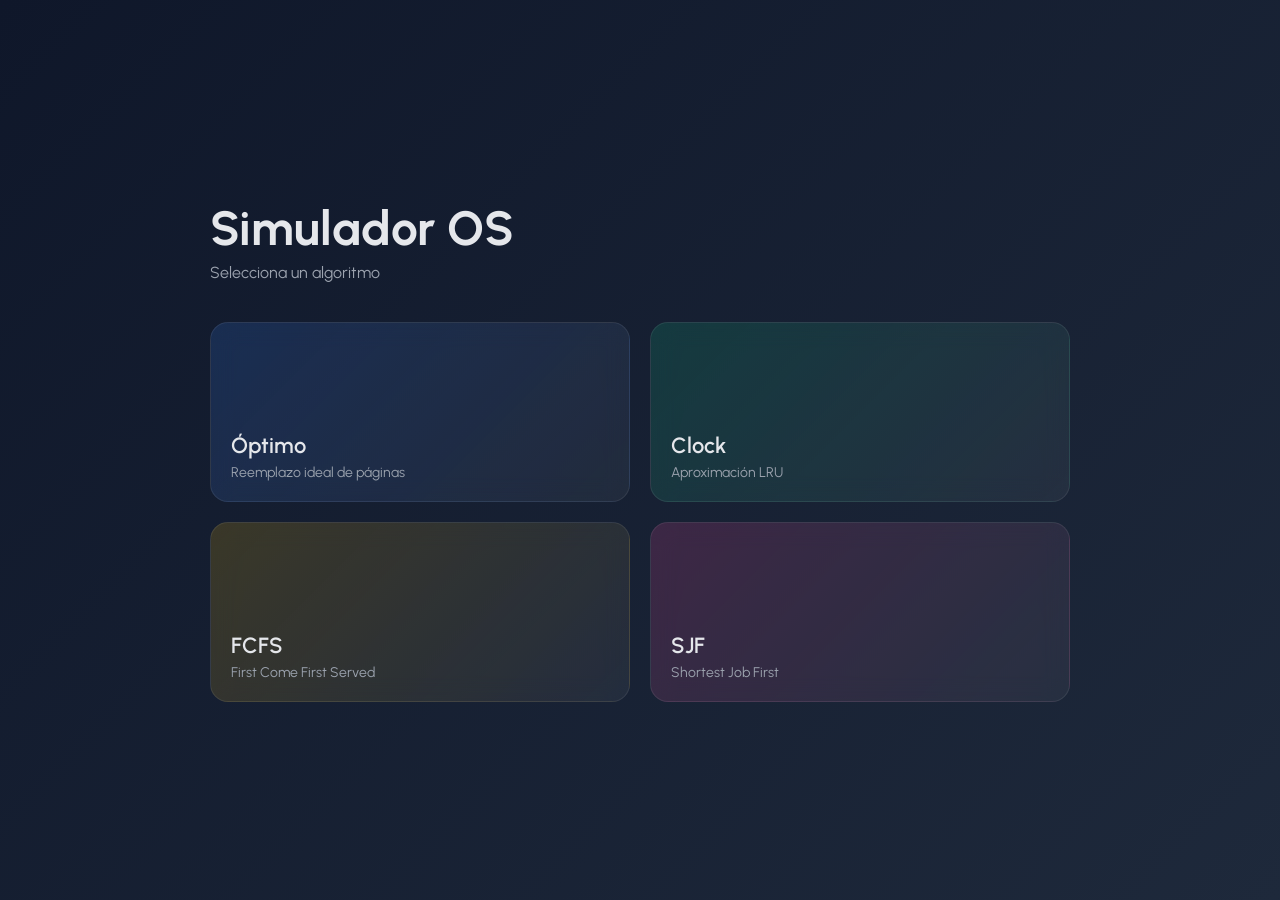
<file: index.html>
<!DOCTYPE html>
<html lang="es">
<head>
    <meta charset="UTF-8">
    <title>Simulador OS</title>

    <link href="https://fonts.googleapis.com/css2?family=Urbanist:wght@300;400;600;700&display=swap" rel="stylesheet">
    <link rel="stylesheet" href="menu.css">
</head>
<body>

<div class="container">

    <div class="header">
        <h1>Simulador OS</h1>
        <p>Selecciona un algoritmo</p>
    </div>

    <div class="bento-grid">

        <a href="remplazoPaginas/optimo/optimo.html" class="card" target="_blank">
            <h2>Óptimo</h2>
            <p>Reemplazo ideal de páginas</p>
        </a>

        <a href="remplazoPaginas/clock/clock.html" class="card" target="_blank">
            <h2>Clock</h2>
            <p>Aproximación LRU</p>
        </a>

        <a href="planificacionProcesos/fcfs/fcfs.html" class="card" target="_blank">
            <h2>FCFS</h2>
            <p>First Come First Served</p>
        </a>

        <a href="planificacionProcesos/sfj/SFJ.html" class="card" target="_blank">
            <h2>SJF</h2>
            <p>Shortest Job First</p>
        </a>

    </div>

</div>

</body>
</html>
</file>
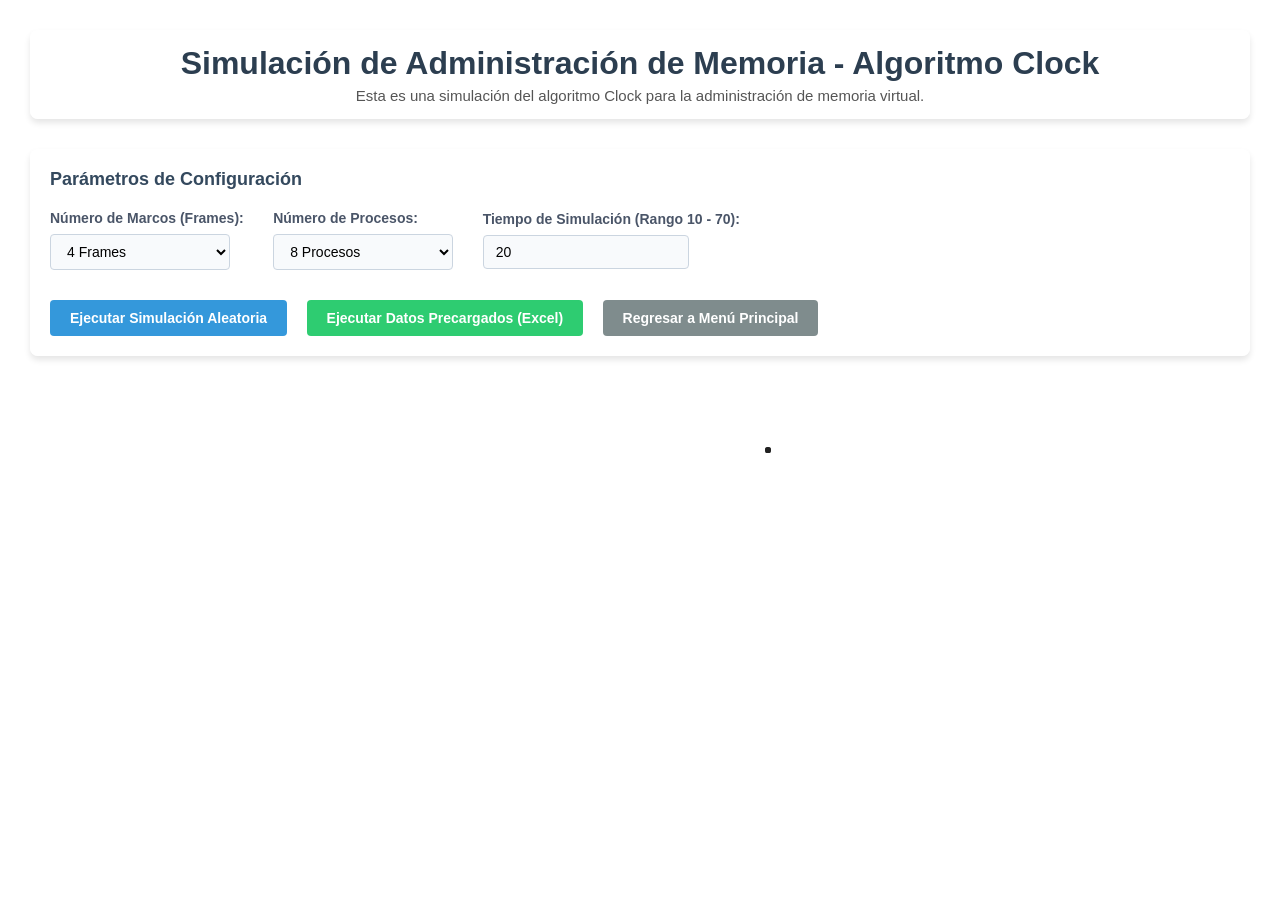
<file: clock.html>
<!DOCTYPE html>
<html lang="es">

<head>
    <meta charset="UTF-8">
    <meta name="viewport" content="width=device-width, initial-scale=1.0">
    <title>Algoritmo_Clock</title>
    <link rel="stylesheet" href="clock_css.css">
</head>

<body>
    <div class="firefly"></div>
    <div class="firefly"></div>
    <div class="firefly"></div>
    <div class="firefly"></div>

    <header class="encabezado_proyecto">
        <h1 class="titulo_principal">Simulación de Administración de Memoria - Algoritmo Clock</h1>
        <p class="descripcion_proyeto">Esta es una simulación del algoritmo Clock para la administración de memoria virtual.</p>
    </header>

    <main class="contenedor-configuracion">
        <h2 class="subtirulo-seccion">Parámetros de Configuración</h2>

        <div class="grupo-control">
            <label for="selectFrames" class="etiqueta-control">Número de Marcos (Frames):</label>
            <select id="selectFrames" class="selector-entrada">
                <option value="4">4 Frames</option>
                <option value="8">8 Frames</option>
            </select>
        </div>

        <div class="grupo-control">
            <label for="selectProcesos" class="etiqueta-control">Número de Procesos:</label>
            <select id="selectProcesos" class="selector-entrada">
                <option value="8">8 Procesos</option>
                <option value="16">16 Procesos</option>
            </select>
        </div>

        <div class="grupo-control">
            <label for="inputTiempo" class="etiqueta-control">Tiempo de Simulación (Rango 10 - 70):</label>
            <input type="number" id="inputTiempo" class="campo-numerico" value="20" min="10" max="70">
        </div>

        <div class="contenedor-botones">
            <button onclick="iniciarSimulacionDinamica()" class="boton-accion boton-aleatorio">Ejecutar Simulación Aleatoria</button>
            <button onclick="iniciarSimulacionExcel()" class="boton-accion boton-excel">Ejecutar Datos Precargados (Excel)</button>

            <button onclick="regresarAlMain()" class="boton-accion boton-regresar">Regresar a Menú Principal</button>
        </div>
    </main>

    <section id="seccionResultados" class="contenedor-resultados" style="display: none;">
        <h2 id="tituloTabla" class="titulo-tabla">Tabla de Resultados del Algoritmo Clock</h2>
        
        <p id="textoSecuencia" class="secuencia-datos"></p>

        <div id="boxFallos" class="resumen-fallos"></div>

        <table id="tablaReloj" class="tabla-simulacion">
            <thead id="cabeceraTabla" class="cabecera-tabla"></thead>
            <tbody id="cuerpoTabla" class="cuerpo-tabla"></tbody>
        </table>
    </section>

    <script src="js_clock.js"></script>

    <script>
        /**
         * Toma el historial de pasos y genera dinámicamente las celdas de la tabla HTML
         */
        function pintarTablaResultados(resultados, numFrames) {
            const contenedor = document.getElementById("seccionResultados");
            const cabecera = document.getElementById("cabeceraTabla");
            const cuerpo = document.getElementById("cuerpoTabla");
            const boxFallos = document.getElementById("boxFallos");
            const textoSecuencia = document.getElementById("textoSecuencia");

            // Hacer visible la sección de resultados removiendo la restricción de pantalla
            contenedor.style.display = "block";
            
            // Colocar los textos informativos superiores
            textoSecuencia.innerText = "Secuencia de demanda procesada: [ " + resultados.secuencia.join(", ") + " ]";
            boxFallos.innerText = "TOTAL DE FALLOS DE PÁGINA REGISTRADOS: " + resultados.totalFallos;
            boxFallos.style.display = "block";

            // 1. Construir dinámicamente los encabezados (th) según los frames seleccionados
            let htmlCabecera = `<tr class="fila-cabecera"><th class="celda-cabecera">Tiempo</th><th class="celda-cabecera">Demanda</th><th class="celda-cabecera">¿Fallo?</th>`;
            for (let i = 0; i < numFrames; i++) {
                htmlCabecera += `<th class="celda-cabecera">F${i+1} [Pág, Bit]</th>`;
            }
            htmlCabecera += `</tr>`;
            cabecera.innerHTML = htmlCabecera;

            // 2. Construir e inyectar las filas del cuerpo de la tabla paso a paso
            let htmlCuerpo = "";
            resultados.historial.forEach(paso => {
                let marcaFallo = paso.fallo !== "" ? `<span class="marca-fallo">X</span>` : "";
                
                htmlCuerpo += `<tr class="fila-paso">`;
                htmlCuerpo += `<td class="celda-datos celda-tiempo">T = ${paso.tiempo}</td>`;
                htmlCuerpo += `<td class="celda-datos celda-demanda">Pág ${paso.demanda}</td>`;
                htmlCuerpo += `<td class="celda-datos celda-fallo">${marcaFallo}</td>`;

                // Recorrer el arreglo de marcos de este segundo en particular
                for (let i = 0; i < numFrames; i++) {
                    let datosMarco = paso.estadoFrames[i];
                    let paginaVisual = datosMarco[0] === null ? "-" : datosMarco[0];
                    let bitVisual = datosMarco[1];
                    let contenidoCelda = `[ ${paginaVisual}, ${bitVisual} ]`;
                    
                    // Si el puntero del reloj se detuvo en este cuadro, añadimos la clase 'celda-puntero'
                    if (paso.punteroEn === i) {
                        htmlCuerpo += `<td class="celda-datos celda-marco celda-puntero">${contenidoCelda} *</td>`;
                    } else {
                        htmlCuerpo += `<td class="celda-datos celda-marco">${contenidoCelda}</td>`;
                    }
                }
                htmlCuerpo += `</tr>`;
            });
            cuerpo.innerHTML = htmlCuerpo;
        }

        /**
         * Dispara la lógica recolectando los datos aleatorios del formulario de configuración
         */
        function iniciarSimulacionDinamica() {
            const frames = parseInt(document.getElementById("selectFrames").value);
            const procesos = parseInt(document.getElementById("selectProcesos").value);
            const tiempo = parseInt(document.getElementById("inputTiempo").value);

            // Validar límites numéricos obligatorios de la rúbrica (rango de 10 a 70)
            if (isNaN(tiempo) || tiempo < 10 || tiempo > 70) {
                alert("[ERROR] El tiempo de simulación debe encontrarse estrictamente entre 10 y 70 unidades.");
                return;
            }

            document.getElementById("tituloTabla").innerText = "Tabla Paso a Paso (Simulación Dinámica Aleatoria)";
            const res = ejecutarSimulacionReloj(frames, procesos, tiempo);
            pintarTablaResultados(res, frames);
        }

        /**
         * Dispara la lógica utilizando los datos estáticos del Excel analizado en clase
         */
        function iniciarSimulacionExcel() {
            const secuenciaExcel = [5, 2, 3, 2, 4, 1, 3, 2, 5, 5, 8, 9, 6, 0, 2, 11, 5, 9, 6, 2];
            const framesExcel = 4;
            const procesosExcel = 16;

            document.getElementById("tituloTabla").innerText = "Tabla Paso a Paso (Datos del Ejercicio de Clase)";
            const res = ejecutarSimulacionReloj(framesExcel, procesosExcel, secuenciaExcel.length, secuenciaExcel);
            pintarTablaResultados(res, framesExcel);
        }
    </script>
</body>
</html>
</file>
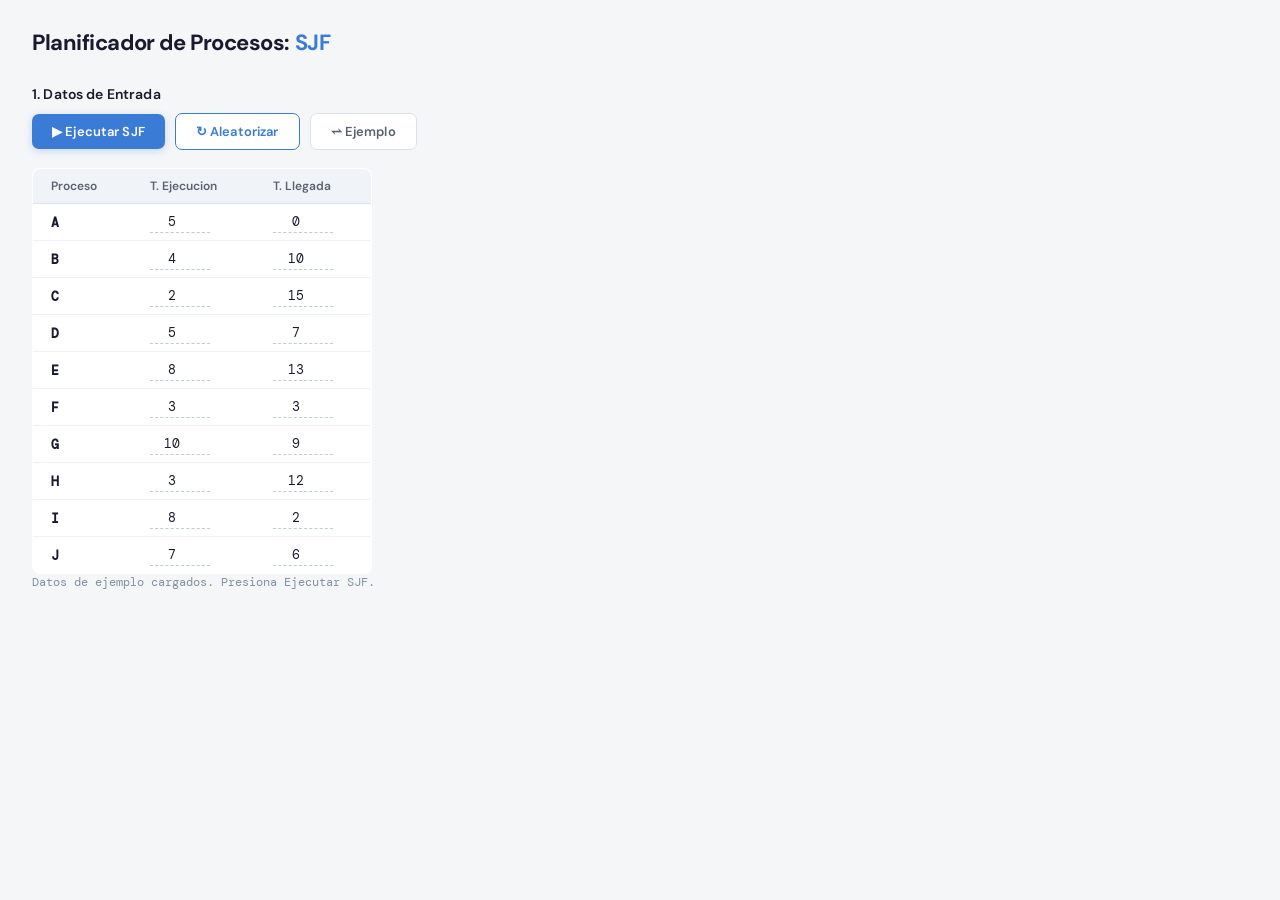
<file: SJF/SJF.html>
<!DOCTYPE html>
<html lang="es">
<head>
  <meta charset="UTF-8">
  <meta name="viewport" content="width=device-width, initial-scale=1.0">
  <title>Planificador de Procesos: SJF</title>
  <link href="https://fonts.googleapis.com/css2?family=DM+Sans:wght@300;400;500;600;700&family=DM+Mono:wght@400;500&display=swap" rel="stylesheet">
  <link rel="stylesheet" href="SJF.css">
</head>
<body>

<div class="page-title">Planificador de Procesos: <span>SJF</span></div>

<div class="block">
  <div class="sec-head">1. Datos de Entrada</div>
  <div class="controls">
    <button class="btn btn-run" onclick="runSJF()">&#9654; Ejecutar SJF</button>
    <button class="btn btn-rnd" onclick="randomize()">&#8635; Aleatorizar</button>
    <button class="btn btn-def" onclick="loadDefault()">&#10571; Ejemplo</button>
  </div>
  <div class="input-table-wrap">
    <table class="input-table">
      <thead>
        <tr>
          <th>Proceso</th>
          <th>T. Ejecucion</th>
          <th>T. Llegada</th>
        </tr>
      </thead>
      <tbody id="input-tbody"></tbody>
    </table>
  </div>
  <div class="status" id="status">Listo. Edita los datos y presiona Ejecutar SJF.</div>
</div>

<div id="gantt-block" class="block hidden">
  <div class="sec-head">2. Medio Grafico</div>
  <div class="legend">
    <div class="legend-item"><div class="leg-cell lc-l">L</div> Listo</div>
    <div class="legend-item"><div class="leg-cell lc-e">E</div> Ejecucion</div>
    <div class="legend-item"><div class="leg-cell lc-f">F</div> Finalizado</div>
  </div>
  <div class="gantt-outer">
    <table class="gantt-table" id="gantt-table"></table>
  </div>
</div>

<div id="results-block" class="block hidden">
  <div class="sec-head">3. Tabla de Resultados</div>
  <div style="overflow-x:auto">
    <table class="results-table">
      <thead>
        <tr>
          <th>Proceso</th>
          <th>T. Llegada</th>
          <th>T. Ejecucion</th>
          <th>T. Inicio</th>
          <th>T. Fin</th>
          <th>T. Retorno</th>
          <th>T. Espera</th>
        </tr>
      </thead>
      <tbody id="results-tbody"></tbody>
      <tfoot id="results-tfoot"></tfoot>
    </table>
  </div>
</div>

<div id="cmp-block" class="block hidden">
  <div class="sec-head">4. Tabla Comparativa: SJF vs FCFS</div>
  <div style="overflow-x:auto">
    <table class="cmp-table">
      <thead>
        <tr>
          <th>Metrica</th>
          <th>SJF</th>
          <th>FCFS</th>
          <th>Diferencia</th>
          <th>Resultado</th>
        </tr>
      </thead>
      <tbody id="cmp-tbody"></tbody>
    </table>
  </div>

</div>

<script src="SJF.js"></script>
</body>
</html>
</file>
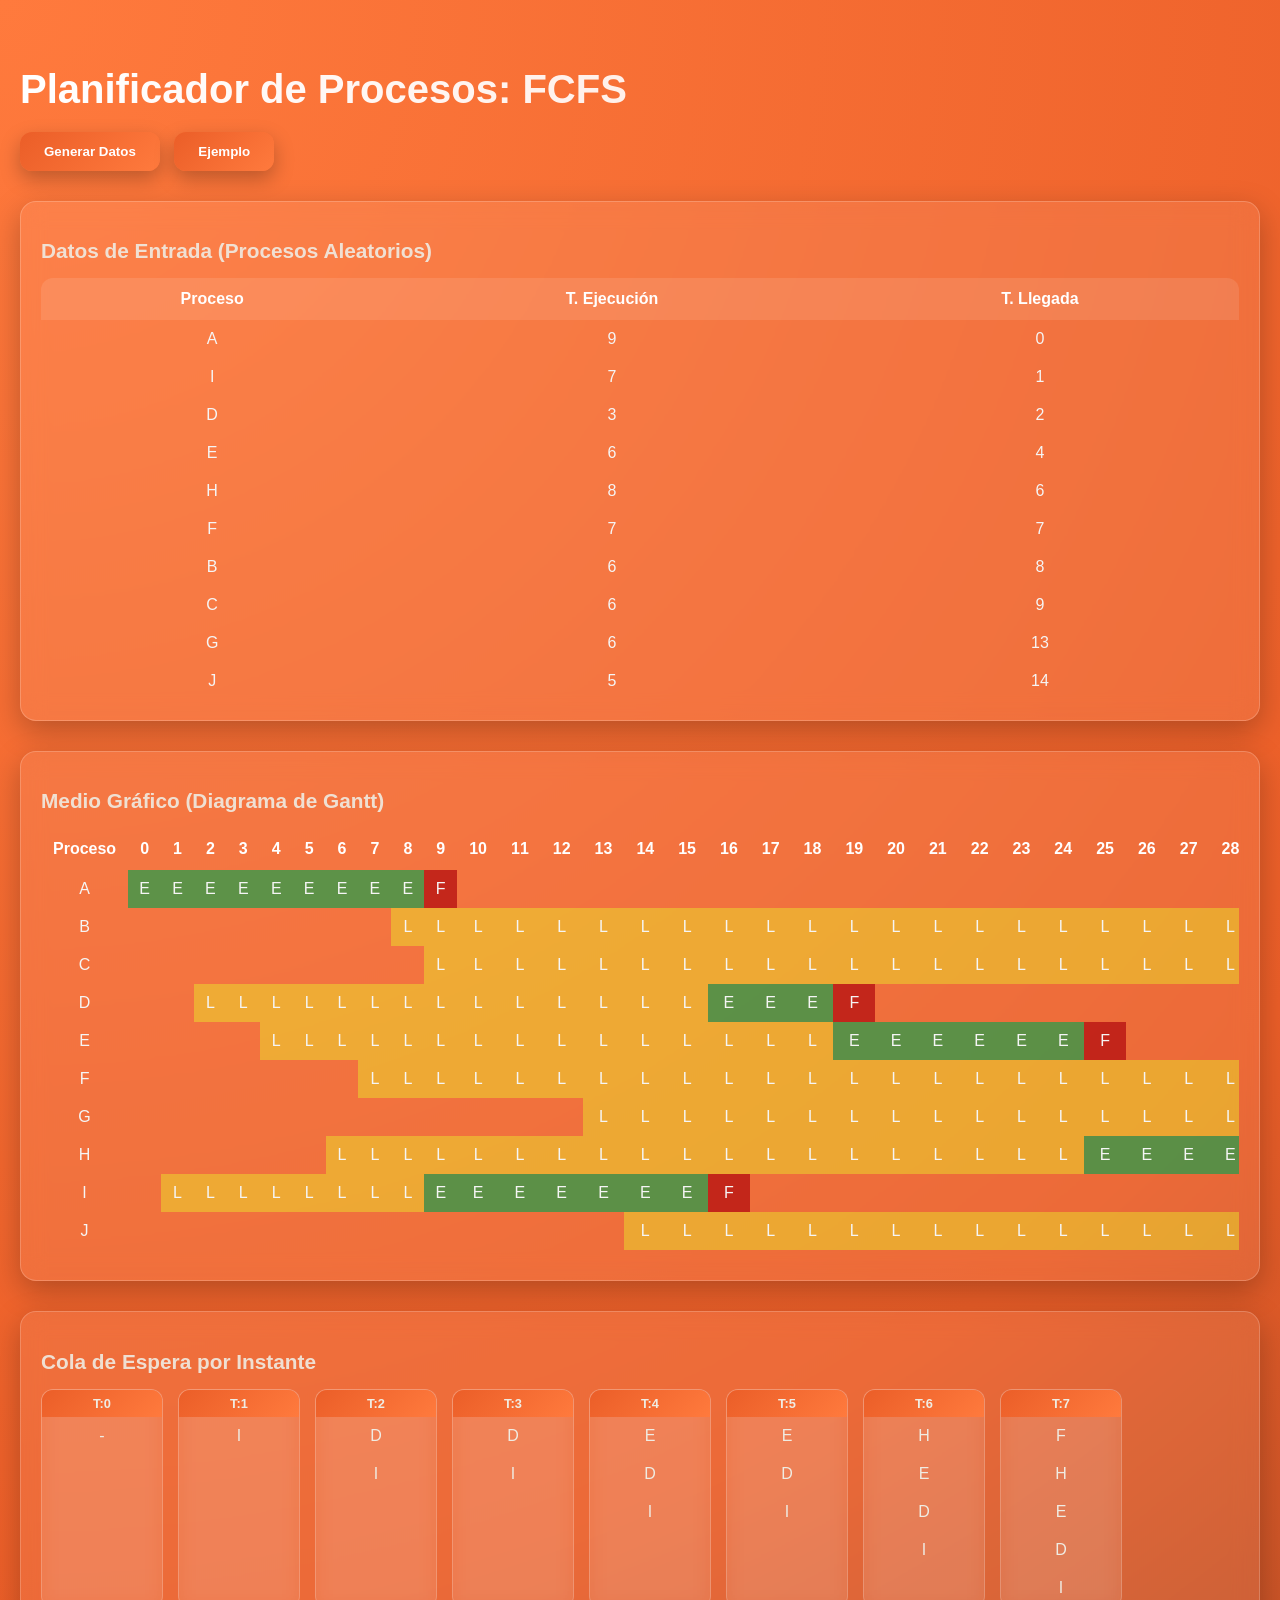
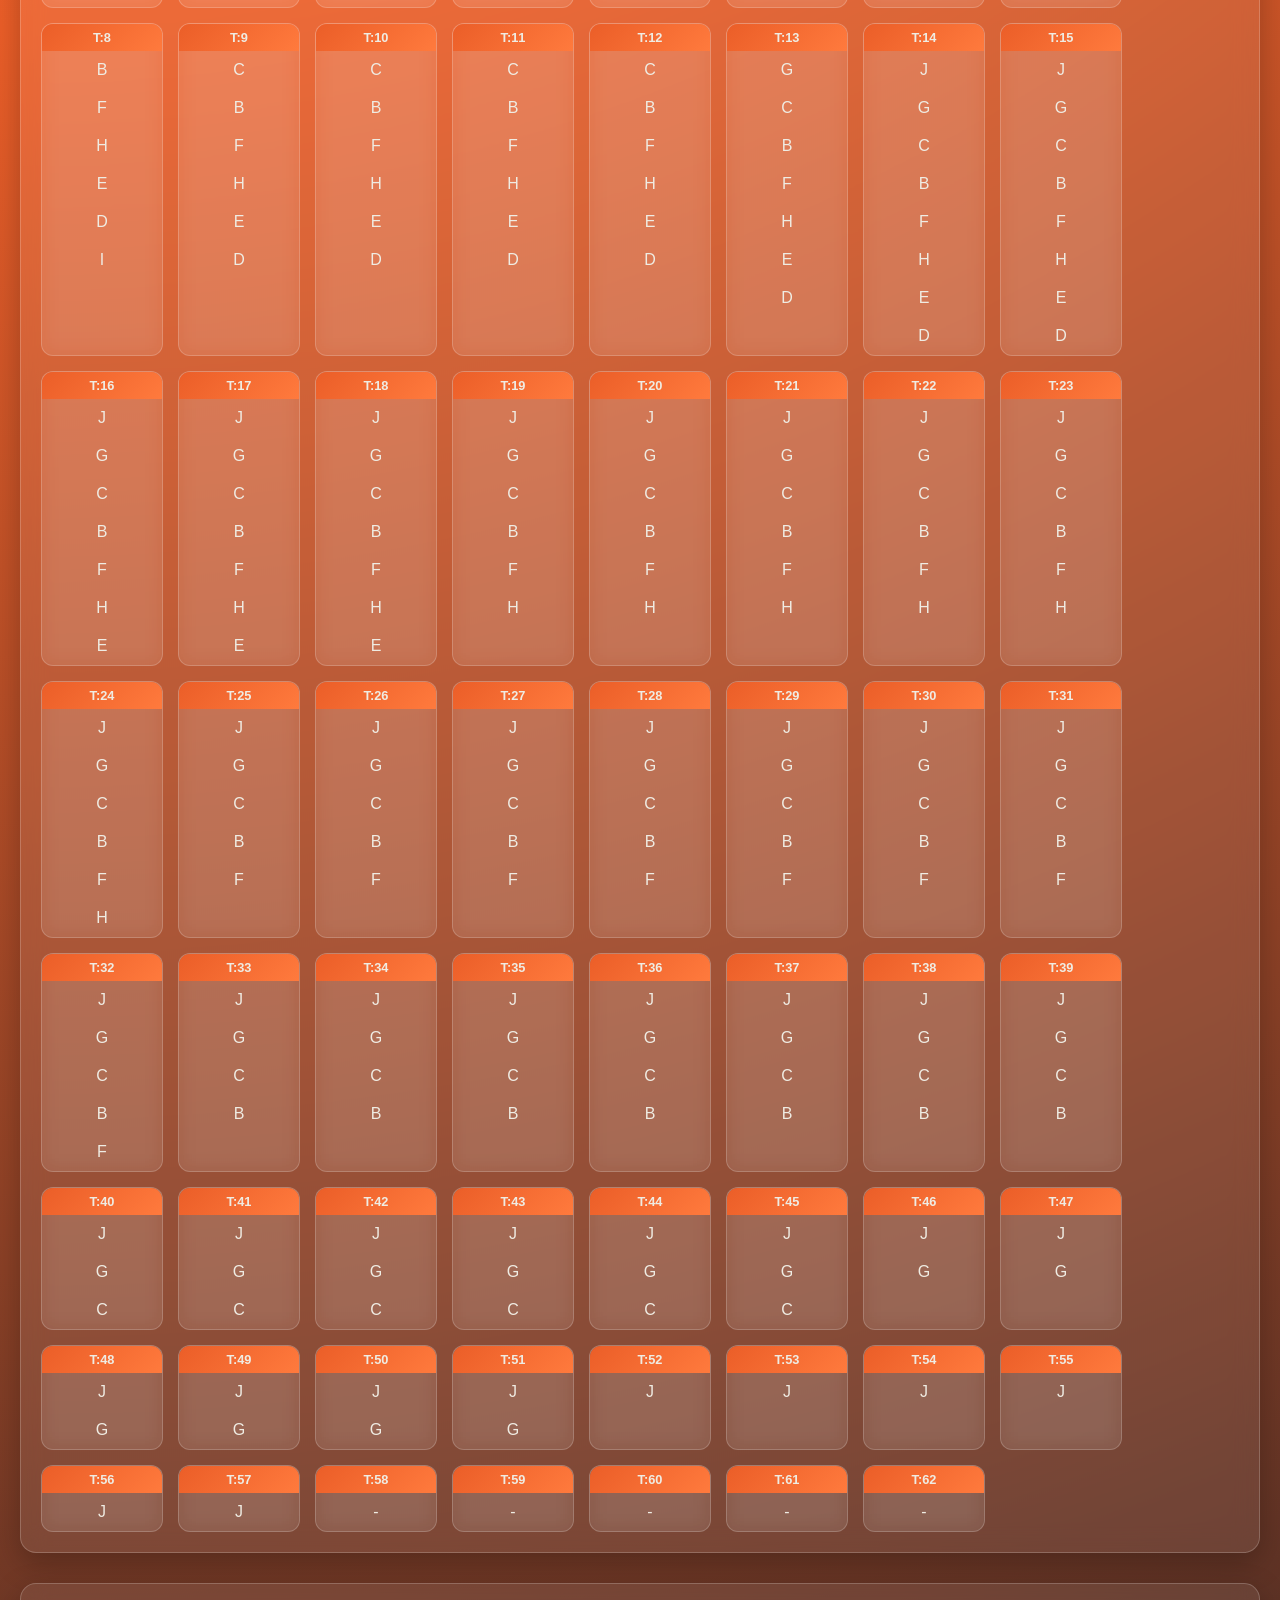
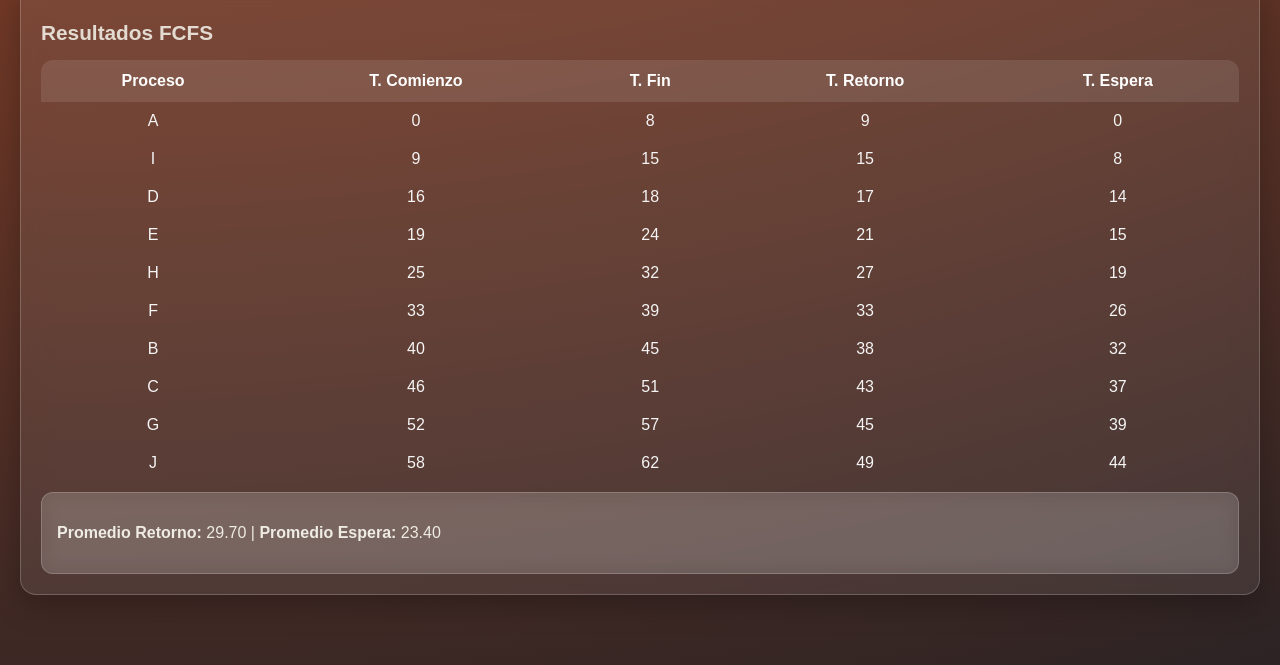
<file: planificacionProcesos/fcfs/fcfs.html>
<!DOCTYPE html>
<html lang="es">
<head>
    <meta charset="UTF-8">
    <title>Planificación CPU - FCFS</title>
    <link rel="stylesheet" href="fcfs.css">
</head>
<body>
    <h1>Planificador de Procesos: FCFS</h1>
    <div class="controles">
        <button onclick="generarNuevosDatos()">Generar Datos</button>
        <button onclick="ejecutarEjemploComparativo()">Ejemplo</button>
    </div>
    <section>
        <h2>Datos de Entrada (Procesos Aleatorios)</h2>
        <table id="tabla-entrada">
            <thead>
                <tr>
                    <th>Proceso</th>
                    <th>T. Ejecución</th>
                    <th>T. Llegada</th>
                </tr>
            </thead>
            <tbody id="body-entrada"></tbody>
        </table>
    </section>

    <section>
        <h2>Medio Gráfico (Diagrama de Gantt)</h2>
        <div class="gantt-container">
            <table id="gantt-chart">
                </table>
        </div>
    </section>

    <section>
        <h2>Cola de Espera por Instante</h2>
        <div id="cola-container"></div>
    </section>

    <section>
        <h2>Resultados FCFS</h2>
        <table id="tabla-resultados">
            <thead>
                <tr>
                    <th>Proceso</th>
                    <th>T. Comienzo</th>
                    <th>T. Fin</th>
                    <th>T. Retorno</th>
                    <th>T. Espera</th>
                </tr>
            </thead>
            <tbody id="body-resultados"></tbody>
        </table>
        <div id="promedios-fcfs"></div>
    </section>

    <section id="seccion-comparativa" style="display: none;">
        <h2>Comparativa de Algoritmos</h2>
        <table id="tabla-comparativa">
            <thead>
                <tr>
                    <th>Algoritmo</th>
                    <th>T. Medio Retorno</th>
                    <th>T. Medio Espera</th>
                    <th>Comportamiento</th>
                </tr>
            </thead>
            <tbody id="body-comparativa"></tbody>
        </table>
    </section>

    <script src="fcfs.js"></script>
</body>
</html>
</file>
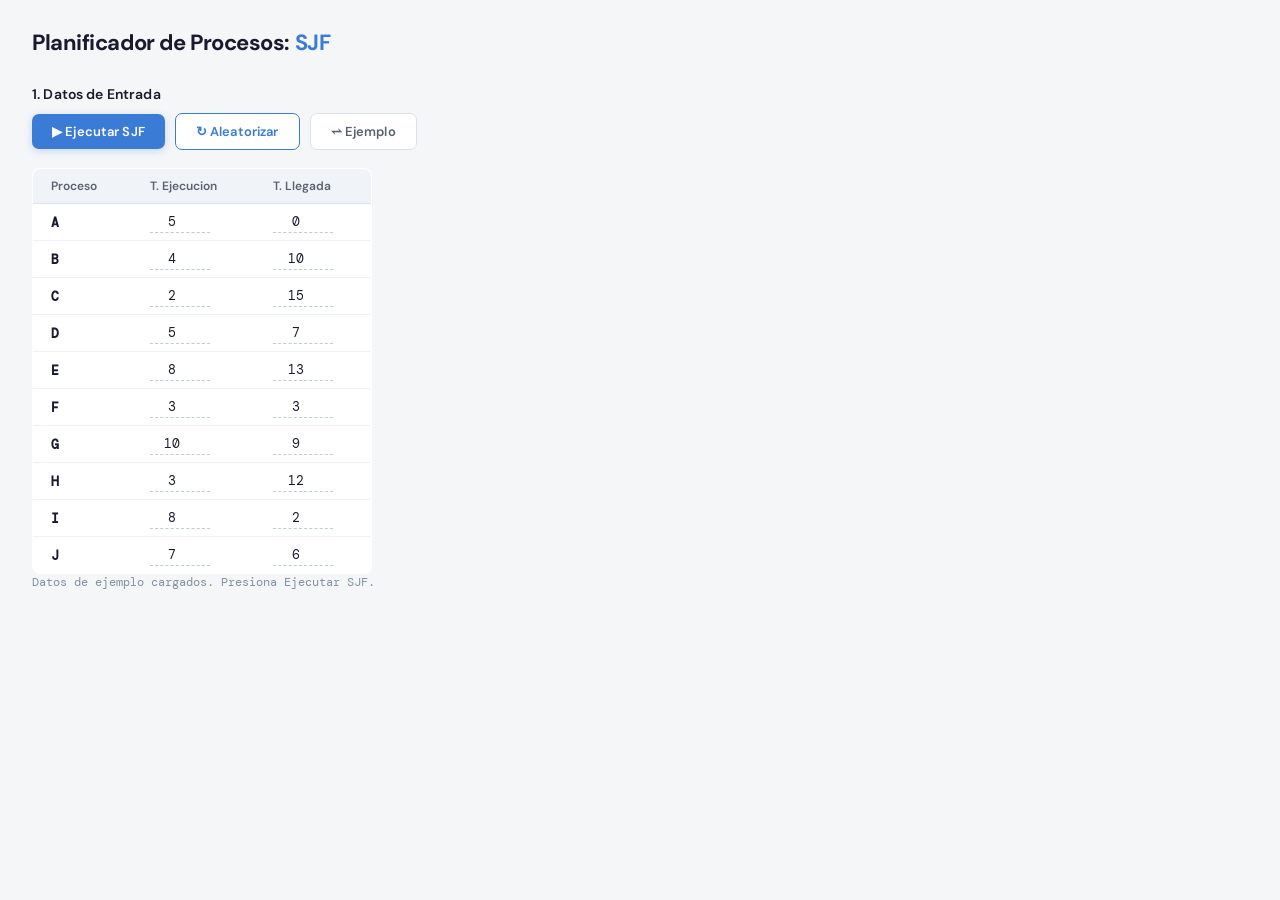
<file: planificacionProcesos/sfj/SFJ.html>
<!DOCTYPE html>
<html lang="es">
<head>
  <meta charset="UTF-8">
  <meta name="viewport" content="width=device-width, initial-scale=1.0">
  <title>Planificador de Procesos: SJF</title>
  <link href="https://fonts.googleapis.com/css2?family=DM+Sans:wght@300;400;500;600;700&family=DM+Mono:wght@400;500&display=swap" rel="stylesheet">
  <link rel="stylesheet" href="SFJ.css">
</head>
<body>

<div class="page-title">Planificador de Procesos: <span>SJF</span></div>

<div class="block">
  <div class="sec-head">1. Datos de Entrada</div>
  <div class="controls">
    <button class="btn btn-run" onclick="runSJF()">&#9654; Ejecutar SJF</button>
    <button class="btn btn-rnd" onclick="randomize()">&#8635; Aleatorizar</button>
    <button class="btn btn-def" onclick="loadDefault()">&#10571; Ejemplo</button>
  </div>
  <div class="input-table-wrap">
    <table class="input-table">
      <thead>
        <tr>
          <th>Proceso</th>
          <th>T. Ejecucion</th>
          <th>T. Llegada</th>
        </tr>
      </thead>
      <tbody id="input-tbody"></tbody>
    </table>
  </div>
  <div class="status" id="status">Listo. Edita los datos y presiona Ejecutar SJF.</div>
</div>

<div id="gantt-block" class="block hidden">
  <div class="sec-head">2. Medio Grafico</div>
  <div class="legend">
    <div class="legend-item"><div class="leg-cell lc-l">L</div> Listo</div>
    <div class="legend-item"><div class="leg-cell lc-e">E</div> Ejecucion</div>
    <div class="legend-item"><div class="leg-cell lc-f">F</div> Finalizado</div>
  </div>
  <div class="gantt-outer">
    <table class="gantt-table" id="gantt-table"></table>
  </div>
</div>

<div id="results-block" class="block hidden">
  <div class="sec-head">3. Tabla de Resultados</div>
  <div style="overflow-x:auto">
    <table class="results-table">
      <thead>
        <tr>
          <th>Proceso</th>
          <th>T. Llegada</th>
          <th>T. Ejecucion</th>
          <th>T. Inicio</th>
          <th>T. Fin</th>
          <th>T. Retorno</th>
          <th>T. Espera</th>
        </tr>
      </thead>
      <tbody id="results-tbody"></tbody>
      <tfoot id="results-tfoot"></tfoot>
    </table>
  </div>
</div>

<div id="cmp-block" class="block hidden">
  <div class="sec-head">4. Tabla Comparativa: SJF vs FCFS</div>
  <div style="overflow-x:auto">
    <table class="cmp-table">
      <thead>
        <tr>
          <th>Metrica</th>
          <th>SJF</th>
          <th>FCFS</th>
          <th>Diferencia</th>
          <th>Resultado</th>
        </tr>
      </thead>
      <tbody id="cmp-tbody"></tbody>
    </table>
  </div>

</div>

<script src="SFJ.js"></script>
</body>
</html>
</file>
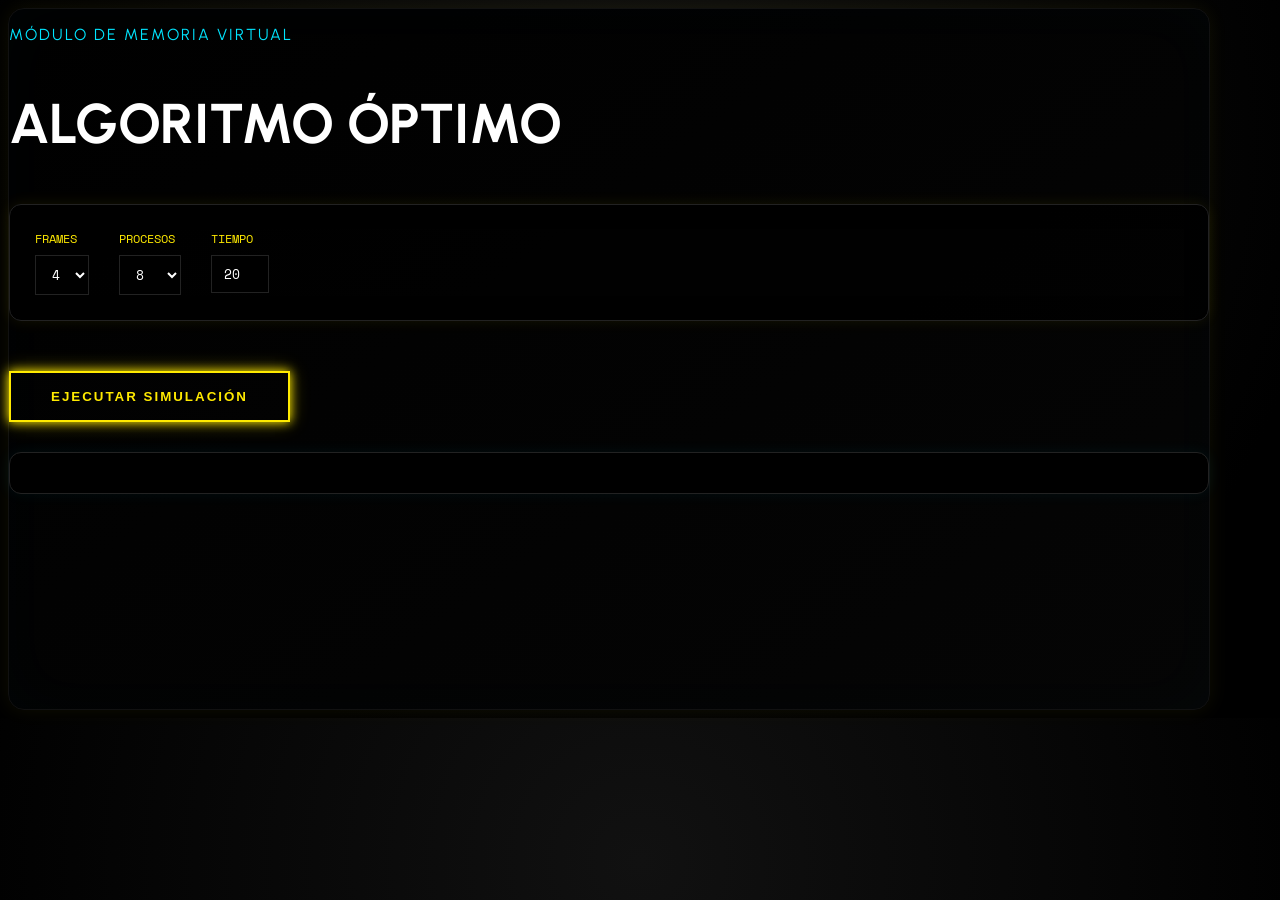
<file: remplazoPaginas/optimo/optimo.html>
<!DOCTYPE html>
<html lang="es">
<head>
    <meta charset="UTF-8">
    <title>Algoritmo Óptimo - Paginación</title>

    <link href="https://fonts.googleapis.com/css2?family=Urbanist:wght@300;400;700&family=Space+Mono&display=swap" rel="stylesheet">
    <link rel="stylesheet" href="optimo.css">
</head>
<body>

<section class="slide-container active">
    <div class="content-area align-center">

        <p class="subtitle">MÓDULO DE MEMORIA VIRTUAL</p>
        <h2 class="header-large">ALGORITMO ÓPTIMO</h2>

        <!-- PANEL -->
        <div class="panel-config">

            <div class="config-item">
                <label>FRAMES</label>
                <select id="mem-frames">
                    <option value="4">4</option>
                    <option value="8">8</option>
                </select>
            </div>

            <div class="config-item">
                <label>PROCESOS</label>
                <select id="mem-procesos">
                    <option value="8">8</option>
                    <option value="16">16</option>
                </select>
            </div>

            <div class="config-item">
                <label>TIEMPO</label>
                <input type="number" id="mem-tiempo" value="20" min="10" max="70">
            </div>

        </div>

        <button class="btn-ui glow" id="btn-ejecutar">
            EJECUTAR SIMULACIÓN
        </button>

        <div id="resultado" class="resultado-box"></div>

    </div>
</section>
<script src="optimo.js"></script>
</body>
</html>
</file>
<file: menu.css>
/* ===== VARIABLES ===== */
:root {
    --bg: #0f172a;
    --bg-soft: #1e293b;
    --card-bg: rgba(255, 255, 255, 0.05);
    --border: rgba(255, 255, 255, 0.08);
    --text: #e5e7eb;
    --muted: #9ca3af;
}

/* ===== RESET ===== */
* {
    margin: 0;
    padding: 0;
    box-sizing: border-box;
}

body {
    font-family: 'Urbanist', sans-serif;

    background:
        linear-gradient(135deg, #0f172a, #1e293b),
        radial-gradient(circle at top left, #1e293b, transparent 50%),
        radial-gradient(circle at bottom right, #111827, transparent 50%);

    color: var(--text);

    height: 100vh;
    display: flex;
    justify-content: center;
    align-items: center;
}

/* ===== CONTENEDOR ===== */
.container {
    width: 100%;
    max-width: 900px;
    padding: 20px;
}

/* ===== HEADER ===== */
.header {
    margin-bottom: 40px;
}

.header h1 {
    font-size: 48px;
    font-weight: 700;
}

.header p {
    color: var(--muted);
    margin-top: 6px;
    font-size: 16px;
}

/* ===== GRID (2x2 PERFECTO) ===== */
.bento-grid {
    display: grid;
    grid-template-columns: repeat(2, 1fr);
    gap: 20px;
}

/* ===== CARD BASE ===== */
.card {
    height: 180px;

    display: flex;
    flex-direction: column;
    justify-content: flex-end;

    padding: 20px;
    border-radius: 18px;

    text-decoration: none;
    color: var(--text);

    background: var(--card-bg);
    backdrop-filter: blur(12px);

    border: 1px solid var(--border);

    transition: all 0.25s ease;

    position: relative;
    overflow: hidden;
}

/* ===== EFECTO DE LUZ SUAVE ===== */
.card::before {
    content: "";
    position: absolute;
    inset: 0;

    background: linear-gradient(
        135deg,
        rgba(255,255,255,0.10),
        transparent 40%
    );

    opacity: 0;
    transition: 0.3s;
}

/* ===== HOVER ===== */
.card:hover {
    transform: translateY(-6px);
    border-color: rgba(255,255,255,0.2);

    box-shadow:
        0 10px 30px rgba(0,0,0,0.35);
}

.card:hover::before {
    opacity: 1;
}

/* ===== TEXTOS ===== */
.card h2 {
    font-size: 22px;
    font-weight: 600;
}

.card p {
    font-size: 14px;
    color: var(--muted);
    margin-top: 5px;
}

/* ===== VARIACIONES DE COLOR (SUAVES) ===== */
.card:nth-child(1) {
    background: linear-gradient(
        135deg,
        rgba(59,130,246,0.18),
        rgba(255,255,255,0.05)
    );
}

.card:nth-child(2) {
    background: linear-gradient(
        135deg,
        rgba(16,185,129,0.18),
        rgba(255,255,255,0.05)
    );
}

.card:nth-child(3) {
    background: linear-gradient(
        135deg,
        rgba(234,179,8,0.18),
        rgba(255,255,255,0.05)
    );
}

.card:nth-child(4) {
    background: linear-gradient(
        135deg,
        rgba(236,72,153,0.18),
        rgba(255,255,255,0.05)
    );
}

/* ===== RESPONSIVE ===== */
@media (max-width: 768px) {
    .bento-grid {
        grid-template-columns: 1fr;
    }

    .card {
        height: 150px;
    }

    .header h1 {
        font-size: 36px;
    }
}
</file>
<file: clock_css.css>
/* Configura el tamaño completo de la pantalla */
html, body {
    height: 100%;
    margin: 0;
    padding: 0;
}

/* Imagen de fondo fija y letra general de la pagina */
body {
    background: url(https://i.pinimg.com/originals/44/6e/3b/446e3b79395a287ca32f7977dd83b290.jpg) no-repeat center center fixed;
    background-size: cover;
    font-family: Arial, sans-serif;
    color: #333333;
    padding: 30px; 
    box-sizing: border-box;
}

/* Configuracion base para las luciernagas animadas */
.firefly {
    position: fixed;
    left: 50%;
    top: 50%;
    width: 0.4vw;
    height: 0.4vw;
    margin: -0.2vw 0 0 9.8vw;
    animation: ease 200s alternate infinite;
    pointer-events: none;
    z-index: 999; 
}

.firefly::before, .firefly::after {
    content: "";
    position: absolute;
    width: 100%;
    height: 100%;
    border-radius: 50%;
    transform-origin: -10vw;
}

/* Sombra oscura de la luciernaga */
.firefly::before {
    background: black;
    opacity: 0.4;
    animation: drift ease alternate infinite;
}

/* Brillo amarillo de la luciernaga */
.firefly::after {
    background: white;
    opacity: 0;
    box-shadow: 0 0 0vw 0vw yellow;
    animation: drift ease alternate infinite, flash ease infinite;
}

/* Tiempos de movimiento y retraso de la luciernaga 1 */
.firefly:nth-child(1) { animation-name: move1; }
.firefly:nth-child(1)::before { animation-duration: 18s; }
.firefly:nth-child(1)::after { animation-duration: 18s, 5410ms; animation-delay: 0ms, 635ms; }

/* Tiempos de movimiento y retraso de la luciernaga 2 */
.firefly:nth-child(2) { animation-name: move2; }
.firefly:nth-child(2)::before { animation-duration: 13s; }
.firefly:nth-child(2)::after { animation-duration: 13s, 7621ms; animation-delay: 0ms, 452ms; }

/* Tiempos de movimiento y retraso de la luciernaga 3 */
.firefly:nth-child(3) { animation-name: move3; }
.firefly:nth-child(3)::before { animation-duration: 15s; }
.firefly:nth-child(3)::after { animation-duration: 15s, 6420ms; animation-delay: 0ms, 381ms; }

/* Tiempos de movimiento y retraso de la luciernaga 4 */
.firefly:nth-child(4) { animation-name: move4; }
.firefly:nth-child(4)::before { animation-duration: 12s; }
.firefly:nth-child(4)::after { animation-duration: 12s, 8100ms; animation-delay: 0ms, 912ms; }

/* Animacion para que las luciernagas giren */
@keyframes drift {
    0% { transform: rotate(0deg); }
    100% { transform: rotate(360deg); }
}

/* Animacion para hacer que el brillo amarillo parpadee */
@keyframes flash {
    0%, 30%, 100% { opacity: 0; box-shadow: 0 0 0vw 0vw yellow; }
    5% { opacity: 1; box-shadow: 0 0 2vw 0.4vw yellow; }
}

/* Ruta de movimiento en la pantalla para la luciernaga 1 */
@keyframes move1 {
    0% { transform: translateX(-20vw) translateY(-20vh) scale(0.5); }
    100% { transform: translateX(20vw) translateY(20vh) scale(0.8); }
}

/* Ruta de movimiento en la pantalla para la luciernaga 2 */
@keyframes move2 {
    0% { transform: translateX(30vw) translateY(-40vh) scale(0.3); }
    100% { transform: translateX(-30vw) translateY(30vh) scale(0.6); }
}

/* Ruta de movimiento en la pantalla para la luciernaga 3 */
@keyframes move3 {
    0% { transform: translateX(-40vw) translateY(10vh) scale(0.4); }
    100% { transform: translateX(20vw) translateY(-30vh) scale(0.7); }
}

/* Ruta de movimiento en la pantalla para la luciernaga 4 */
@keyframes move4 {
    0% { transform: translateX(15vw) translateY(35vh) scale(0.5); }
    100% { transform: translateX(-25vw) translateY(-25vh) scale(0.9); }
}

/* Caja blanca con transparencia para el titulo principal */
.encabezado_proyecto {
    text-align: center;
    margin-bottom: 30px;
    padding: 15px;
    background-color: rgba(255, 255, 255, 0.9); 
    border-radius: 8px;
    box-shadow: 0 4px 6px rgba(0, 0, 0, 0.1);
}

.titulo_principal {
    color: #2c3e50;
    margin: 0 0 5px 0;
}

.descripcion_proyeto {
    color: #555555;
    font-size: 15px;
    margin: 0;
}

/* Caja contenedora para las opciones del formulario */
.contenedor-configuracion {
    background-color: rgba(255, 255, 255, 0.95); 
    padding: 20px;
    border-radius: 8px;
    box-shadow: 0 4px 6px rgba(0, 0, 0, 0.1);
    margin-bottom: 30px;
}

.subtirulo-seccion {
    color: #34495e;
    margin-top: 0;
    margin-bottom: 20px;
    font-size: 18px;
}

/* Alinear los selectores uno al lado del otro */
.grupo-control {
    display: inline-block;
    margin-right: 25px;
    margin-bottom: 15px;
}

.etiqueta-control {
    display: block;
    font-weight: bold;
    margin-bottom: 8px;
    font-size: 14px;
    color: #4a5568;
}

/* Diseño de los menus desplegables y cajas numericas */
.selector-entrada, 
.campo-numerico {
    padding: 8px 12px;
    width: 180px;
    border: 1px solid #cbd5e0;
    border-radius: 4px;
    font-size: 14px;
    background-color: #f8fafc;
}

.contenedor-botones {
    margin-top: 15px;
}

/* Estilo base para todos los botones */
.boton-accion {
    padding: 10px 20px;
    color: #ffffff;
    border: none;
    border-radius: 4px;
    cursor: pointer;
    font-size: 14px;
    font-weight: bold;
    margin-right: 15px;
}

/* Color azul para el boton aleatorio */
.boton-aleatorio {
    background-color: #3498db;
}

.boton-aleatorio:hover {
    background-color: #2980b9;
}

/* Color verde para el boton de datos del Excel */
.boton-excel {
    background-color: #2ecc71;
}

.boton-excel:hover {
    background-color: #27ae60;
}

/* Color gris para el boton de regresar al menu */
.boton-regresar {
    background-color: #7f8c8d;
}

.boton-regresar:hover {
    background-color: #95a5a6;
}

/* Caja contenedora para la tabla de resultados */
.contenedor-resultados {
    background-color: rgba(255, 255, 255, 0.95);
    padding: 20px;
    border-radius: 8px;
    box-shadow: 0 4px 6px rgba(0, 0, 0, 0.1);
    margin-bottom: 30px;
}

.titulo-tabla {
    color: #2c3e50;
    margin-top: 0;
}

/* Cuadro de texto punteado que muestra la secuencia de paginas */
.secuencia-datos {
    font-style: italic;
    color: #4a5568;
    background-color: #f7fafc;
    padding: 10px;
    border-radius: 4px;
    border: 1px dashed #cbd5e0;
    word-break: break-all;
}

/* Alerta de color rojo que resalta los fallos totales */
.resumen-fallos {
    font-size: 16px;
    font-weight: bold;
    color: #c0392b;
    margin: 15px 0;
    padding: 12px;
    background-color: #fff5f5;
    border-left: 5px solid #e53e3e;
    border-radius: 0 4px 4px 0;
}

/* Quitar bordes dobles en las celdas de la tabla */
.tabla-simulacion {
    width: 100%;
    border-collapse: collapse;
    margin-top: 20px;
    font-size: 14px;
}

/* Encabezados superiores de la tabla en azul oscuro */
.celda-cabecera {
    background-color: #2c3e50;
    color: #ffffff;
    padding: 12px;
    font-weight: bold;
    border: 1px solid #1a252f;
}

/* Celdas con los valores de las paginas y bits */
.celda-datos {
    padding: 10px;
    text-align: center;
    border: 1px solid #e2e8f0;
}

/* Alterna el color de fondo en las filas pares para leer mejor */
.fila-paso:nth-child(even) {
    background-color: #f8fafc;
}

/* Color rojo para marcar la letra X cuando hay un fallo */
.marca-fallo {
    color: #e53e3e;
    font-weight: bold;
    font-size: 16px;
}

/* Resalta en color amarillo la celda donde se encuentra el puntero */
.celda-puntero {
    background-color: #fef3c7 !important;
    color: #d97706;
    border: 2px solid #f59e0b !important;
    font-weight: bold;
}
</file>
<file: SJF/SJF.css>
*,*::before,*::after{box-sizing:border-box;margin:0;padding:0}
body{font-family:'DM Sans',sans-serif;background:#f5f6f8;color:#1a1a2e;font-size:14px;min-height:100vh;padding:28px 32px 60px}
.page-title{font-size:22px;font-weight:700;color:#1a1a2e;margin-bottom:28px;letter-spacing:-.02em}
.page-title span{color:#3a7bd5}
.sec-head{font-size:14px;font-weight:600;color:#1a1a2e;margin:0 0 10px;letter-spacing:.01em}
.input-block{margin-bottom:32px}
.input-table-wrap{overflow-x:auto}
.input-table{border-collapse:collapse;font-family:'DM Mono',monospace;font-size:13px;background:#fff;border:1px solid #dde2ea;border-radius:8px;overflow:hidden;min-width:340px}
.input-table th{background:#f0f3f8;color:#5a6272;font-family:'DM Sans',sans-serif;font-size:12px;font-weight:600;padding:9px 18px;text-align:left;border-bottom:1px solid #dde2ea}
.input-table td{padding:7px 18px;border-bottom:1px solid #eef1f5;color:#1a1a2e;text-align:left}
.input-table tbody tr:last-child td{border-bottom:none}
.input-table tbody tr:hover td{background:#f8fafc}
.input-table td:first-child{font-weight:600}
.cell-input{background:transparent;border:none;border-bottom:1px dashed #c0cad8;color:#1a1a2e;font-family:'DM Mono',monospace;font-size:13px;width:60px;padding:2px 4px;outline:none;text-align:center;transition:border-color .15s}
.cell-input:focus{border-bottom-color:#3a7bd5}
.controls{display:flex;gap:10px;flex-wrap:wrap;margin-bottom:18px;align-items:center}
.btn{padding:9px 20px;border-radius:7px;font-family:'DM Sans',sans-serif;font-size:13px;font-weight:600;cursor:pointer;border:none;transition:all .15s;letter-spacing:.01em}
.btn-run{background:#3a7bd5;color:#fff;box-shadow:0 2px 8px rgba(58,123,213,.25)}
.btn-run:hover{background:#2e6abf}
.btn-rnd{background:#fff;color:#3a7bd5;border:1px solid #3a7bd5}
.btn-rnd:hover{background:#f0f5ff}
.btn-def{background:#fff;color:#5a6272;border:1px solid #dde2ea}
.btn-def:hover{background:#f5f6f8;color:#1a1a2e}
.legend{display:flex;gap:18px;flex-wrap:wrap;margin-bottom:12px;font-size:12px;color:#5a6272;font-weight:500}
.legend-item{display:flex;align-items:center;gap:6px}
.leg-cell{width:22px;height:22px;border-radius:3px;display:flex;align-items:center;justify-content:center;font-family:'DM Mono',monospace;font-size:11px;font-weight:700;border:1px solid transparent}
.lc-l{background:#f0d080;color:#7a5500;border-color:#d4b040}
.lc-e{background:#c8f0c8;color:#2a7a2a;border-color:#a0d8a0}
.lc-f{background:#f0a0a0;color:#8a1010;border-color:#d47070}
.gantt-outer{overflow-x:auto;border:1px solid #dde2ea;border-radius:8px;background:#fff}
.gantt-table{border-collapse:collapse;font-family:'DM Mono',monospace;font-size:11px;white-space:nowrap;background:#fff}
.gantt-table th,.gantt-table td{border:1px solid #e4e8ef;text-align:center;padding:0}
.gantt-table thead th{background:#f0f3f8;color:#8090a8;font-family:'DM Sans',sans-serif;font-size:11px;font-weight:500;width:26px;min-width:26px;height:26px;border-bottom:2px solid #dde2ea}
.gantt-table thead th.proc-col{width:70px;min-width:70px;background:#f0f3f8;color:#1a1a2e;font-family:'DM Sans',sans-serif;font-size:12px;font-weight:700;text-align:left;padding:0 10px}
.gantt-table tbody td.proc-label{background:#f8fafc;color:#1a1a2e;font-family:'DM Sans',sans-serif;font-size:12px;font-weight:700;text-align:left;padding:0 10px;border-right:2px solid #dde2ea;height:28px}
.gantt-table tbody td.gc{width:26px;min-width:26px;height:28px;font-weight:700;font-size:11px}
.gc-empty{background:#fff;color:transparent}
.gc-l{background:#f0d080;color:#7a5500;border-color:#d8bc60}
.gc-e{background:#c8f0c8;color:#2a7a2a;border-color:#b0e0b0}
.gc-f{background:#f0a0a0;color:#8a1010;border-color:#d88080}
.results-table{border-collapse:collapse;font-family:'DM Mono',monospace;font-size:13px;background:#fff;border:1px solid #dde2ea;border-radius:8px;overflow:hidden;width:100%;max-width:760px}
.results-table th{background:#f0f3f8;color:#5a6272;font-family:'DM Sans',sans-serif;font-size:12px;font-weight:600;padding:9px 16px;text-align:center;border-bottom:1px solid #dde2ea}
.results-table th:first-child{text-align:left}
.results-table td{padding:7px 16px;border-bottom:1px solid #eef1f5;text-align:center;color:#1a1a2e}
.results-table td:first-child{font-weight:700;text-align:left}
.results-table tbody tr:last-child td{border-bottom:none}
.results-table tbody tr:hover td{background:#f8fafc}
.results-table tfoot td{background:#f0f3f8;border-top:2px solid #dde2ea;font-family:'DM Sans',sans-serif;font-size:12px;font-weight:700;color:#3a7bd5;padding:8px 16px;text-align:center}
.results-table tfoot td:first-child{text-align:left;color:#5a6272}
.cmp-table{border-collapse:collapse;font-size:13px;background:#fff;border:1px solid #dde2ea;border-radius:8px;overflow:hidden;width:100%;max-width:620px}
.cmp-table th{background:#f0f3f8;color:#5a6272;font-size:12px;font-weight:600;padding:9px 16px;text-align:center;border-bottom:1px solid #dde2ea}
.cmp-table th:first-child{text-align:left}
.cmp-table td{padding:8px 16px;border-bottom:1px solid #eef1f5;text-align:center;font-family:'DM Mono',monospace}
.cmp-table td:first-child{font-family:'DM Sans',sans-serif;font-weight:500;text-align:left}
.cmp-table tbody tr:last-child td{border-bottom:none}
.tag-better{background:#d4f5e0;color:#1a7a40;padding:2px 8px;border-radius:4px;font-size:11px;font-weight:700;font-family:'DM Sans',sans-serif}
.tag-worse{background:#fde8e8;color:#9a2020;padding:2px 8px;border-radius:4px;font-size:11px;font-weight:700;font-family:'DM Sans',sans-serif}
.tag-equal{background:#e8eef5;color:#5a6272;padding:2px 8px;border-radius:4px;font-size:11px;font-weight:700;font-family:'DM Sans',sans-serif}

.status{font-family:'DM Mono',monospace;font-size:12px;color:#8090a8;min-height:20px;margin-bottom:14px}
.status.ok{color:#1a7a40}
.status.err{color:#9a2020}
.hidden{display:none!important}
.block{margin-bottom:32px}
</file>
<file: planificacionProcesos/fcfs/fcfs.css>
:root {
    /* Paleta basada en la imagen */
    --orange: #eb5e28;
    --orange-soft: #ff7a3d;
    --cream: #efece3;
    --dark: #2c2324;
    --neutral: #766754;

    /* UI */
    --glass: rgba(255, 255, 255, 0.08);
    --glass-strong: rgba(255, 255, 255, 0.15);
    --border-glass: rgba(255, 255, 255, 0.2);
}

/* --- Fondo general --- */
body {
    font-family: 'Inter', 'Segoe UI', sans-serif;
    margin: 0;
    padding: 40px 20px;
    color: var(--cream);

    background: radial-gradient(circle at top left, #ff7a3d, #eb5e28 40%, #2c2324 100%);
    min-height: 100vh;
}

/* --- Títulos --- */
h1 {
    font-size: 2.5rem;
    margin-bottom: 20px;
    background: linear-gradient(90deg, #fff, #ffe0d4);
    -webkit-background-clip: text;
    -webkit-text-fill-color: transparent;
}

h2 {
    font-size: 1.3rem;
    margin-bottom: 15px;
    color: var(--cream);
    opacity: 0.9;
}

/* --- Controles --- */
.controles {
    margin-bottom: 30px;
}

/* --- Botones modernos --- */
button {
    background: linear-gradient(135deg, var(--orange), var(--orange-soft));
    border: none;
    padding: 12px 24px;
    margin-right: 10px;
    border-radius: 12px;
    color: white;
    font-weight: 600;
    cursor: pointer;

    backdrop-filter: blur(10px);
    transition: all 0.25s ease;
    box-shadow: 0 8px 20px rgba(0,0,0,0.25);
}

button:hover {
    transform: translateY(-3px);
    box-shadow: 0 12px 25px rgba(0,0,0,0.35);
}

button:active {
    transform: scale(0.97);
}

/* --- Secciones tipo tarjeta (glass) --- */
section {
    background: var(--glass);
    border: 1px solid var(--border-glass);
    backdrop-filter: blur(12px);

    border-radius: 16px;
    padding: 20px;
    margin-bottom: 30px;

    box-shadow: 0 10px 30px rgba(0,0,0,0.25);
}

/* --- Tablas modernas --- */
table {
    width: 100%;
    border-collapse: collapse;
    overflow: hidden;
    border-radius: 12px;
}

thead {
    background: rgba(255,255,255,0.1);
}

th {
    padding: 12px;
    font-weight: 600;
    color: #fff;
}

td {
    padding: 10px;
    text-align: center;
    color: #f5f5f5;
}

/* filas */
tbody tr {
    transition: background 0.2s ease;
}

tbody tr:hover {
    background: rgba(255,255,255,0.08);
}

/* --- Estados (más suaves y modernos) --- */
.estado-E {
    background: rgba(37, 157, 77, 0.724) !important;
}

.estado-L {
    background: rgba(233, 255, 38, 0.395) !important;
}

.estado-F {
    background: rgba(183, 19, 19, 0.779) !important;
}

/* --- Gantt --- */
.gantt-container {
    overflow-x: auto;
    padding-bottom: 10px;
}

/* --- Cola --- */
#cola-container {
    display: flex;
    flex-wrap: wrap;
    gap: 15px;
}

.cola-instante {
    background: var(--glass);
    border: 1px solid var(--border-glass);
    backdrop-filter: blur(10px);

    border-radius: 12px;
    overflow: hidden;

    min-width: 120px;
}

.cola-instante header {
    background: linear-gradient(135deg, var(--orange), var(--orange-soft));
    padding: 6px;
    font-size: 0.8rem;
    text-align: center;
    font-weight: bold;
}

.cola-instante div {
    padding: 10px;
    text-align: center;
}

/* --- Promedios --- */
#promedios-fcfs {
    margin-top: 10px;
    padding: 15px;
    border-radius: 12px;

    background: var(--glass-strong);
    border: 1px solid var(--border-glass);

    backdrop-filter: blur(10px);
}

/* --- Comparativa --- */
#seccion-comparativa table {
    background: var(--glass);
}

/* --- Scroll bonito --- */
::-webkit-scrollbar {
    height: 8px;
}

::-webkit-scrollbar-thumb {
    background: var(--orange);
    border-radius: 10px;
}
</file>
<file: planificacionProcesos/sfj/SFJ.css>
*,*::before,*::after{box-sizing:border-box;margin:0;padding:0}
body{font-family:'DM Sans',sans-serif;background:#f5f6f8;color:#1a1a2e;font-size:14px;min-height:100vh;padding:28px 32px 60px}
.page-title{font-size:22px;font-weight:700;color:#1a1a2e;margin-bottom:28px;letter-spacing:-.02em}
.page-title span{color:#3a7bd5}
.sec-head{font-size:14px;font-weight:600;color:#1a1a2e;margin:0 0 10px;letter-spacing:.01em}
.input-block{margin-bottom:32px}
.input-table-wrap{overflow-x:auto}
.input-table{border-collapse:collapse;font-family:'DM Mono',monospace;font-size:13px;background:#fff;border:1px solid #dde2ea;border-radius:8px;overflow:hidden;min-width:340px}
.input-table th{background:#f0f3f8;color:#5a6272;font-family:'DM Sans',sans-serif;font-size:12px;font-weight:600;padding:9px 18px;text-align:left;border-bottom:1px solid #dde2ea}
.input-table td{padding:7px 18px;border-bottom:1px solid #eef1f5;color:#1a1a2e;text-align:left}
.input-table tbody tr:last-child td{border-bottom:none}
.input-table tbody tr:hover td{background:#f8fafc}
.input-table td:first-child{font-weight:600}
.cell-input{background:transparent;border:none;border-bottom:1px dashed #c0cad8;color:#1a1a2e;font-family:'DM Mono',monospace;font-size:13px;width:60px;padding:2px 4px;outline:none;text-align:center;transition:border-color .15s}
.cell-input:focus{border-bottom-color:#3a7bd5}
.controls{display:flex;gap:10px;flex-wrap:wrap;margin-bottom:18px;align-items:center}
.btn{padding:9px 20px;border-radius:7px;font-family:'DM Sans',sans-serif;font-size:13px;font-weight:600;cursor:pointer;border:none;transition:all .15s;letter-spacing:.01em}
.btn-run{background:#3a7bd5;color:#fff;box-shadow:0 2px 8px rgba(58,123,213,.25)}
.btn-run:hover{background:#2e6abf}
.btn-rnd{background:#fff;color:#3a7bd5;border:1px solid #3a7bd5}
.btn-rnd:hover{background:#f0f5ff}
.btn-def{background:#fff;color:#5a6272;border:1px solid #dde2ea}
.btn-def:hover{background:#f5f6f8;color:#1a1a2e}
.legend{display:flex;gap:18px;flex-wrap:wrap;margin-bottom:12px;font-size:12px;color:#5a6272;font-weight:500}
.legend-item{display:flex;align-items:center;gap:6px}
.leg-cell{width:22px;height:22px;border-radius:3px;display:flex;align-items:center;justify-content:center;font-family:'DM Mono',monospace;font-size:11px;font-weight:700;border:1px solid transparent}
.lc-l{background:#f0d080;color:#7a5500;border-color:#d4b040}
.lc-e{background:#c8f0c8;color:#2a7a2a;border-color:#a0d8a0}
.lc-f{background:#f0a0a0;color:#8a1010;border-color:#d47070}
.gantt-outer{overflow-x:auto;border:1px solid #dde2ea;border-radius:8px;background:#fff}
.gantt-table{border-collapse:collapse;font-family:'DM Mono',monospace;font-size:11px;white-space:nowrap;background:#fff}
.gantt-table th,.gantt-table td{border:1px solid #e4e8ef;text-align:center;padding:0}
.gantt-table thead th{background:#f0f3f8;color:#8090a8;font-family:'DM Sans',sans-serif;font-size:11px;font-weight:500;width:26px;min-width:26px;height:26px;border-bottom:2px solid #dde2ea}
.gantt-table thead th.proc-col{width:70px;min-width:70px;background:#f0f3f8;color:#1a1a2e;font-family:'DM Sans',sans-serif;font-size:12px;font-weight:700;text-align:left;padding:0 10px}
.gantt-table tbody td.proc-label{background:#f8fafc;color:#1a1a2e;font-family:'DM Sans',sans-serif;font-size:12px;font-weight:700;text-align:left;padding:0 10px;border-right:2px solid #dde2ea;height:28px}
.gantt-table tbody td.gc{width:26px;min-width:26px;height:28px;font-weight:700;font-size:11px}
.gc-empty{background:#fff;color:transparent}
.gc-l{background:#f0d080;color:#7a5500;border-color:#d8bc60}
.gc-e{background:#c8f0c8;color:#2a7a2a;border-color:#b0e0b0}
.gc-f{background:#f0a0a0;color:#8a1010;border-color:#d88080}
.results-table{border-collapse:collapse;font-family:'DM Mono',monospace;font-size:13px;background:#fff;border:1px solid #dde2ea;border-radius:8px;overflow:hidden;width:100%;max-width:760px}
.results-table th{background:#f0f3f8;color:#5a6272;font-family:'DM Sans',sans-serif;font-size:12px;font-weight:600;padding:9px 16px;text-align:center;border-bottom:1px solid #dde2ea}
.results-table th:first-child{text-align:left}
.results-table td{padding:7px 16px;border-bottom:1px solid #eef1f5;text-align:center;color:#1a1a2e}
.results-table td:first-child{font-weight:700;text-align:left}
.results-table tbody tr:last-child td{border-bottom:none}
.results-table tbody tr:hover td{background:#f8fafc}
.results-table tfoot td{background:#f0f3f8;border-top:2px solid #dde2ea;font-family:'DM Sans',sans-serif;font-size:12px;font-weight:700;color:#3a7bd5;padding:8px 16px;text-align:center}
.results-table tfoot td:first-child{text-align:left;color:#5a6272}
.cmp-table{border-collapse:collapse;font-size:13px;background:#fff;border:1px solid #dde2ea;border-radius:8px;overflow:hidden;width:100%;max-width:620px}
.cmp-table th{background:#f0f3f8;color:#5a6272;font-size:12px;font-weight:600;padding:9px 16px;text-align:center;border-bottom:1px solid #dde2ea}
.cmp-table th:first-child{text-align:left}
.cmp-table td{padding:8px 16px;border-bottom:1px solid #eef1f5;text-align:center;font-family:'DM Mono',monospace}
.cmp-table td:first-child{font-family:'DM Sans',sans-serif;font-weight:500;text-align:left}
.cmp-table tbody tr:last-child td{border-bottom:none}
.tag-better{background:#d4f5e0;color:#1a7a40;padding:2px 8px;border-radius:4px;font-size:11px;font-weight:700;font-family:'DM Sans',sans-serif}
.tag-worse{background:#fde8e8;color:#9a2020;padding:2px 8px;border-radius:4px;font-size:11px;font-weight:700;font-family:'DM Sans',sans-serif}
.tag-equal{background:#e8eef5;color:#5a6272;padding:2px 8px;border-radius:4px;font-size:11px;font-weight:700;font-family:'DM Sans',sans-serif}

.status{font-family:'DM Mono',monospace;font-size:12px;color:#8090a8;min-height:20px;margin-bottom:14px}
.status.ok{color:#1a7a40}
.status.err{color:#9a2020}
.hidden{display:none!important}
.block{margin-bottom:32px}
</file>
<file: remplazoPaginas/optimo/optimo.css>
/* ===== BASE ===== */
:root {
    --bg-dark: #050505;
    --bg-card: #0a0a0a;
    --primary: #FFEA00;
    --secondary: #00E5FF;
    --text-main: #ffffff;
    --text-muted: #aaaaaa;
}

body {
    background: radial-gradient(circle at 50% 20%, #111 0%, #000 80%);
    font-family: 'Urbanist', sans-serif;
}

/* ===== CONTENEDOR ===== */
.slide-container {
    width: 1200px;
    height: 700px;
    background: linear-gradient(145deg, #000, #050505);
    border-radius: 16px;
    border: 1px solid #111;
    box-shadow:
        0 0 20px #ffea0010,
        0 0 60px #00e5ff05 inset;
}

/* ===== TITULOS ===== */
.header-large {
    font-size: 56px;
    color: var(--text-main);
}

.subtitle {
    color: var(--secondary);
    letter-spacing: 2px;
}

/* ===== PANEL CONFIG ===== */
.panel-config {
    display: flex;
    gap: 30px;
    margin: 30px 0;
    padding: 25px;
    border-radius: 12px;

    background: rgba(0,0,0,0.6);
    border: 1px solid #222;

    box-shadow:
        0 0 15px #ffea0015,
        inset 0 0 20px #000;
}

.config-item {
    display: flex;
    flex-direction: column;
    gap: 8px;
}

.config-item label {
    font-size: 12px;
    color: var(--primary);
    font-family: 'Space Mono', monospace;
}

/* ===== INPUTS ===== */
select, input {
    background: #000;
    border: 1px solid #222;
    color: white;
    padding: 8px 12px;
    font-family: 'Space Mono', monospace;

    transition: all 0.2s ease;
}

select:focus, input:focus {
    outline: none;
    border-color: var(--secondary);
    box-shadow: 0 0 10px #00e5ff55;
}

/* ===== BOTÓN ===== */
.btn-ui {
    margin-top: 20px;
    padding: 16px 40px;
    border: 2px solid var(--primary);
    color: var(--primary);
    background: transparent;
    font-weight: bold;
    letter-spacing: 2px;
    cursor: pointer;
    transition: 0.3s;
}

.btn-ui:hover {
    background: var(--primary);
    color: black;
}

/* glow effect */
.btn-ui.glow {
    box-shadow:
        0 0 10px #ffea00,
        0 0 20px #ffea0050;
}

.btn-ui.glow:hover {
    box-shadow:
        0 0 20px #ffea00,
        0 0 40px #ffea00;
}

/* ===== RESULTADOS ===== */
.resultado-box {
    margin-top: 30px;
    padding: 20px;
    border-radius: 12px;

    background: #000;
    border: 1px solid #222;

    box-shadow:
        inset 0 0 20px #000,
        0 0 15px #00e5ff10;
}

/* ===== TABLA ===== */
.tabla-neon {
    width: 100%;
    border-collapse: collapse;
    font-family: 'Space Mono', monospace;
    font-size: 14px;
}

.tabla-neon th,
.tabla-neon td {
    border: 1px solid #222;
    padding: 10px;
    text-align: center;
}

.tabla-neon th {
    color: var(--primary);
    background: #ffea0010;
}

.tabla-neon td {
    color: #fff;
}

.fallo-critico {
    color: #ff3366;
    text-shadow: 0 0 6px #ff3366;
    font-weight: bold;
}
</file>
